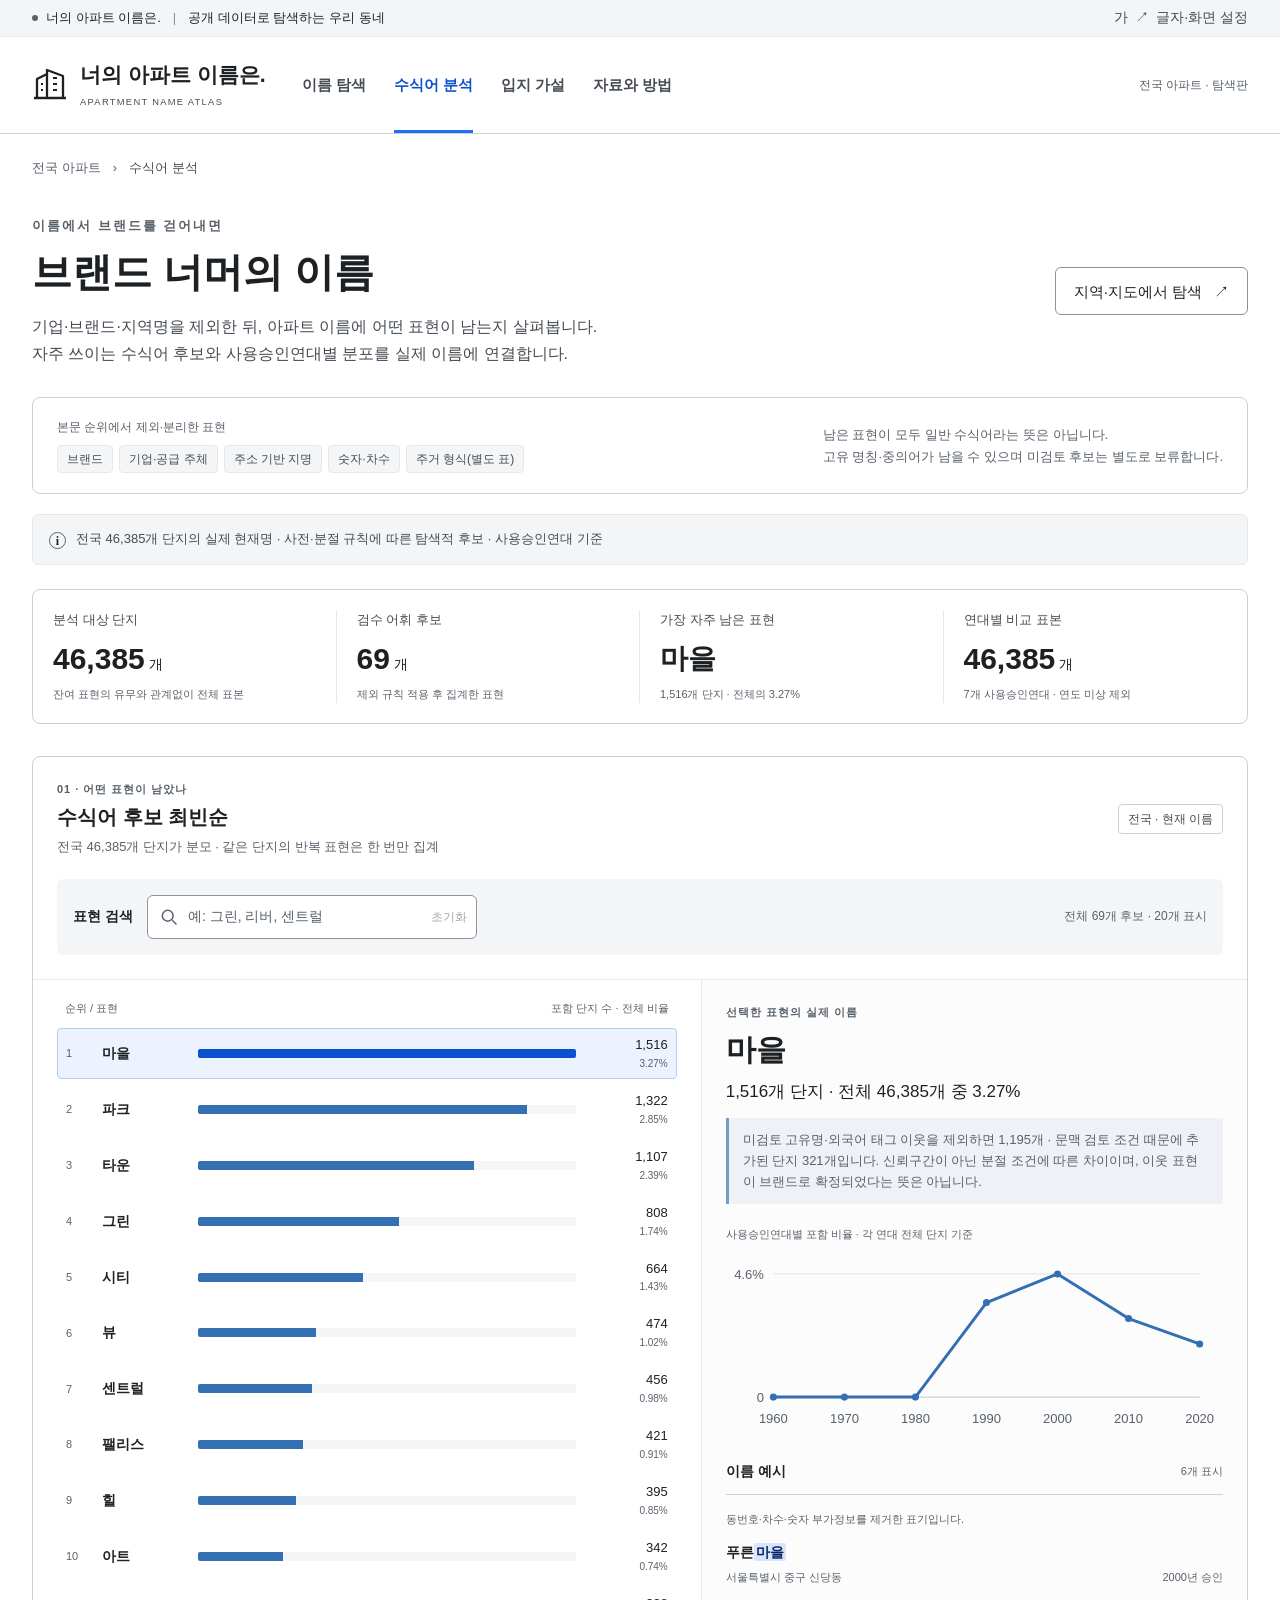
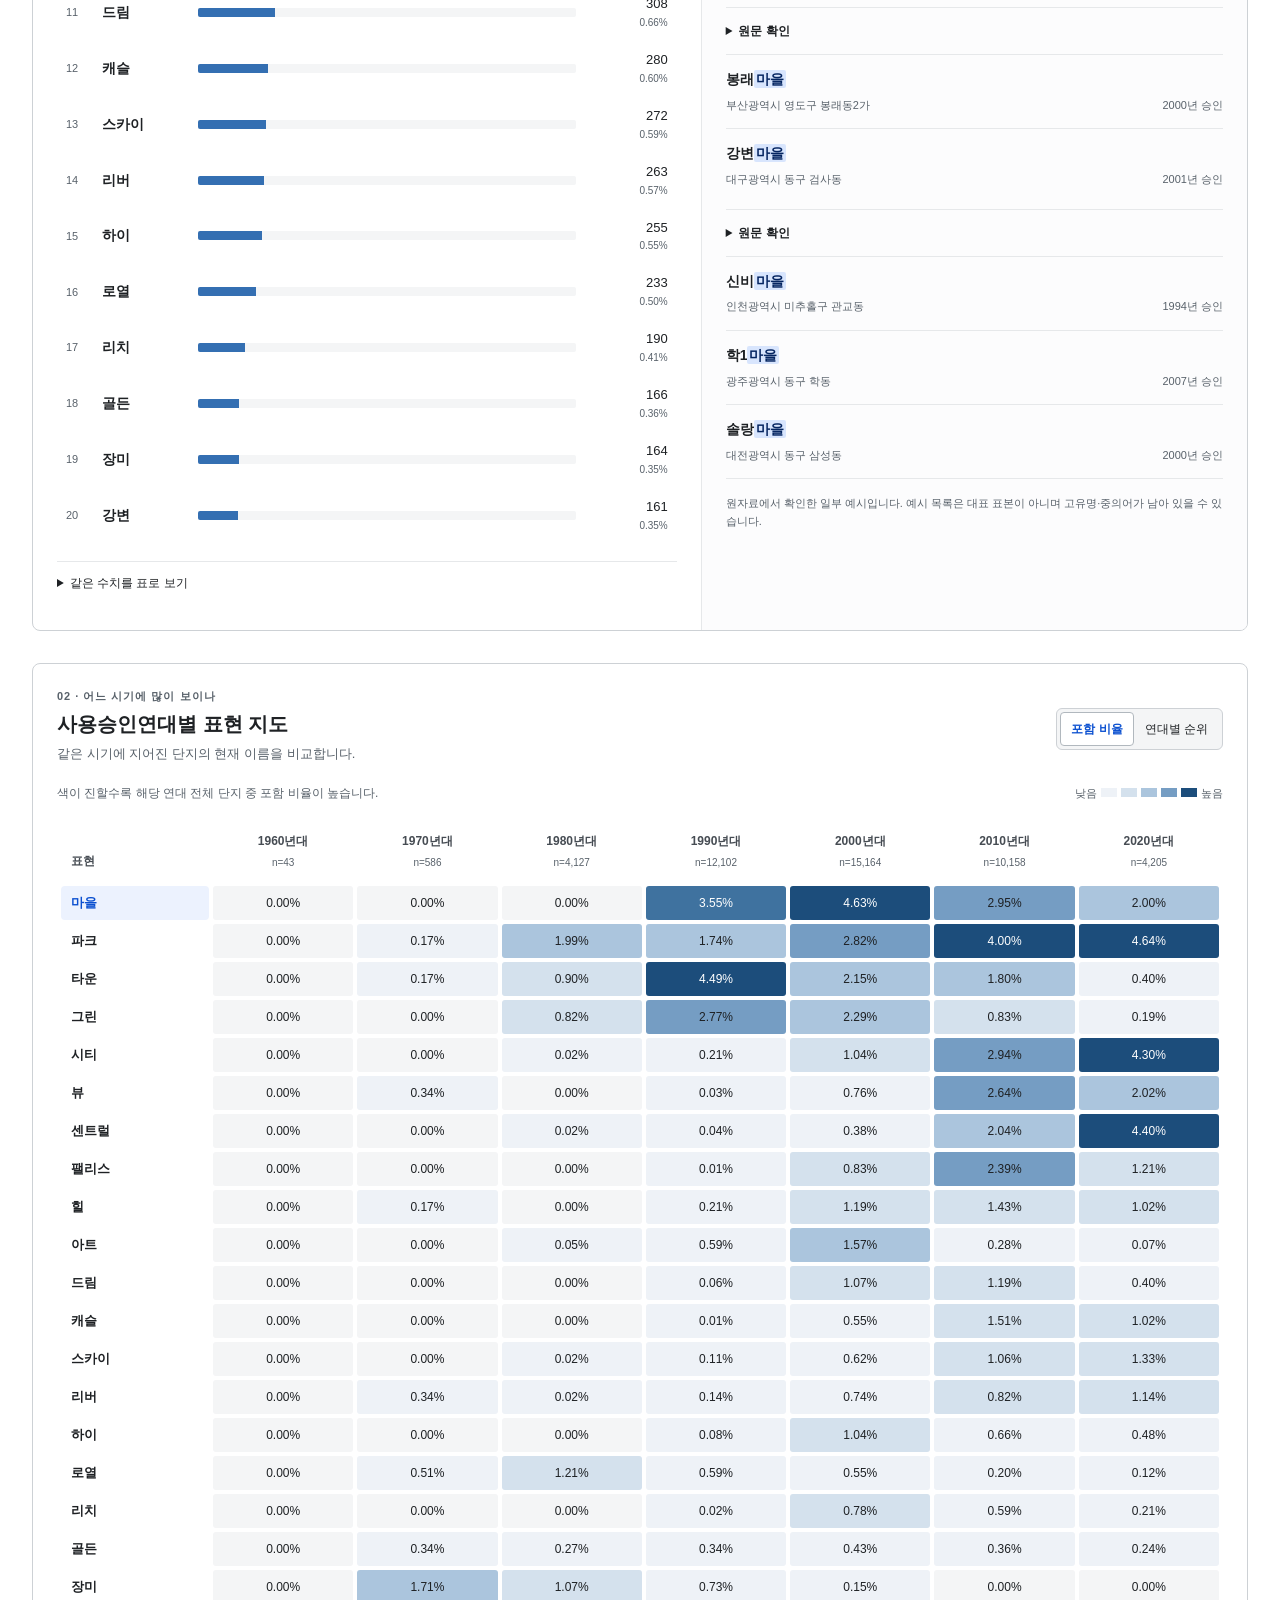
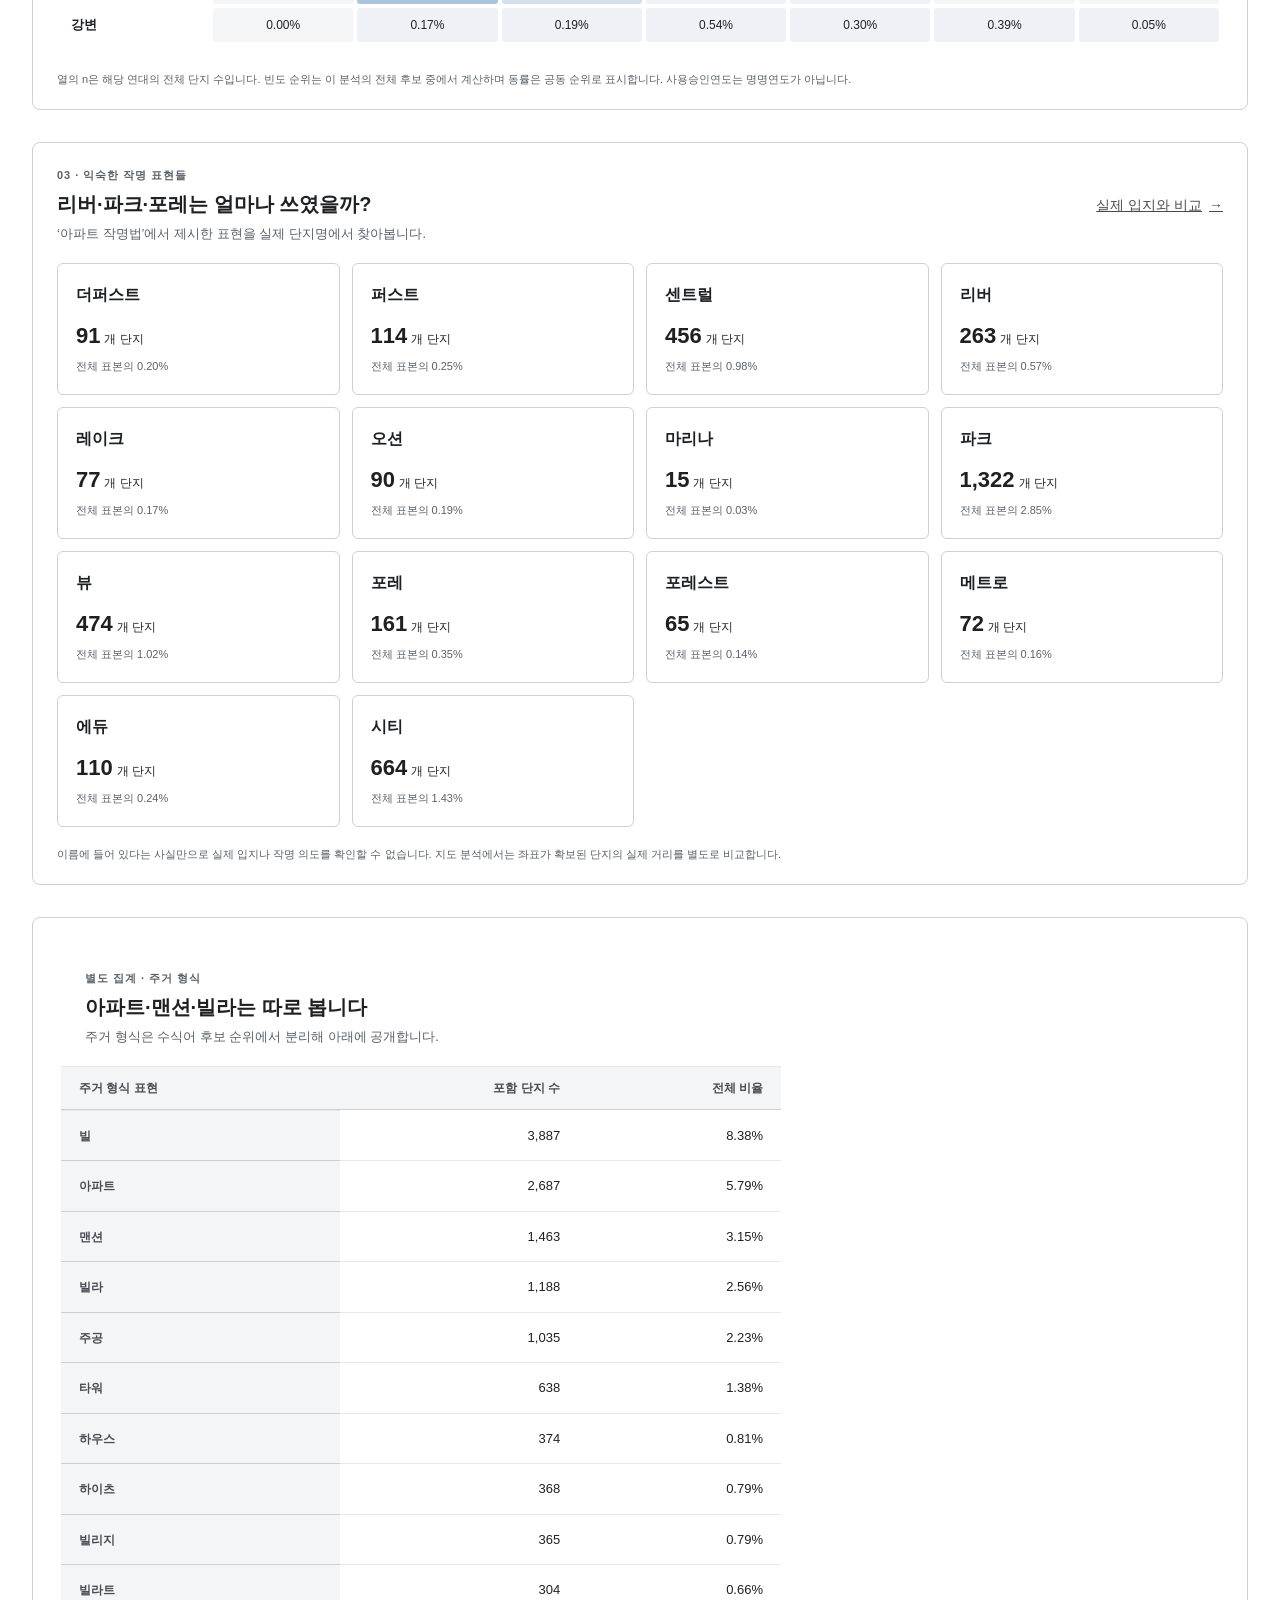
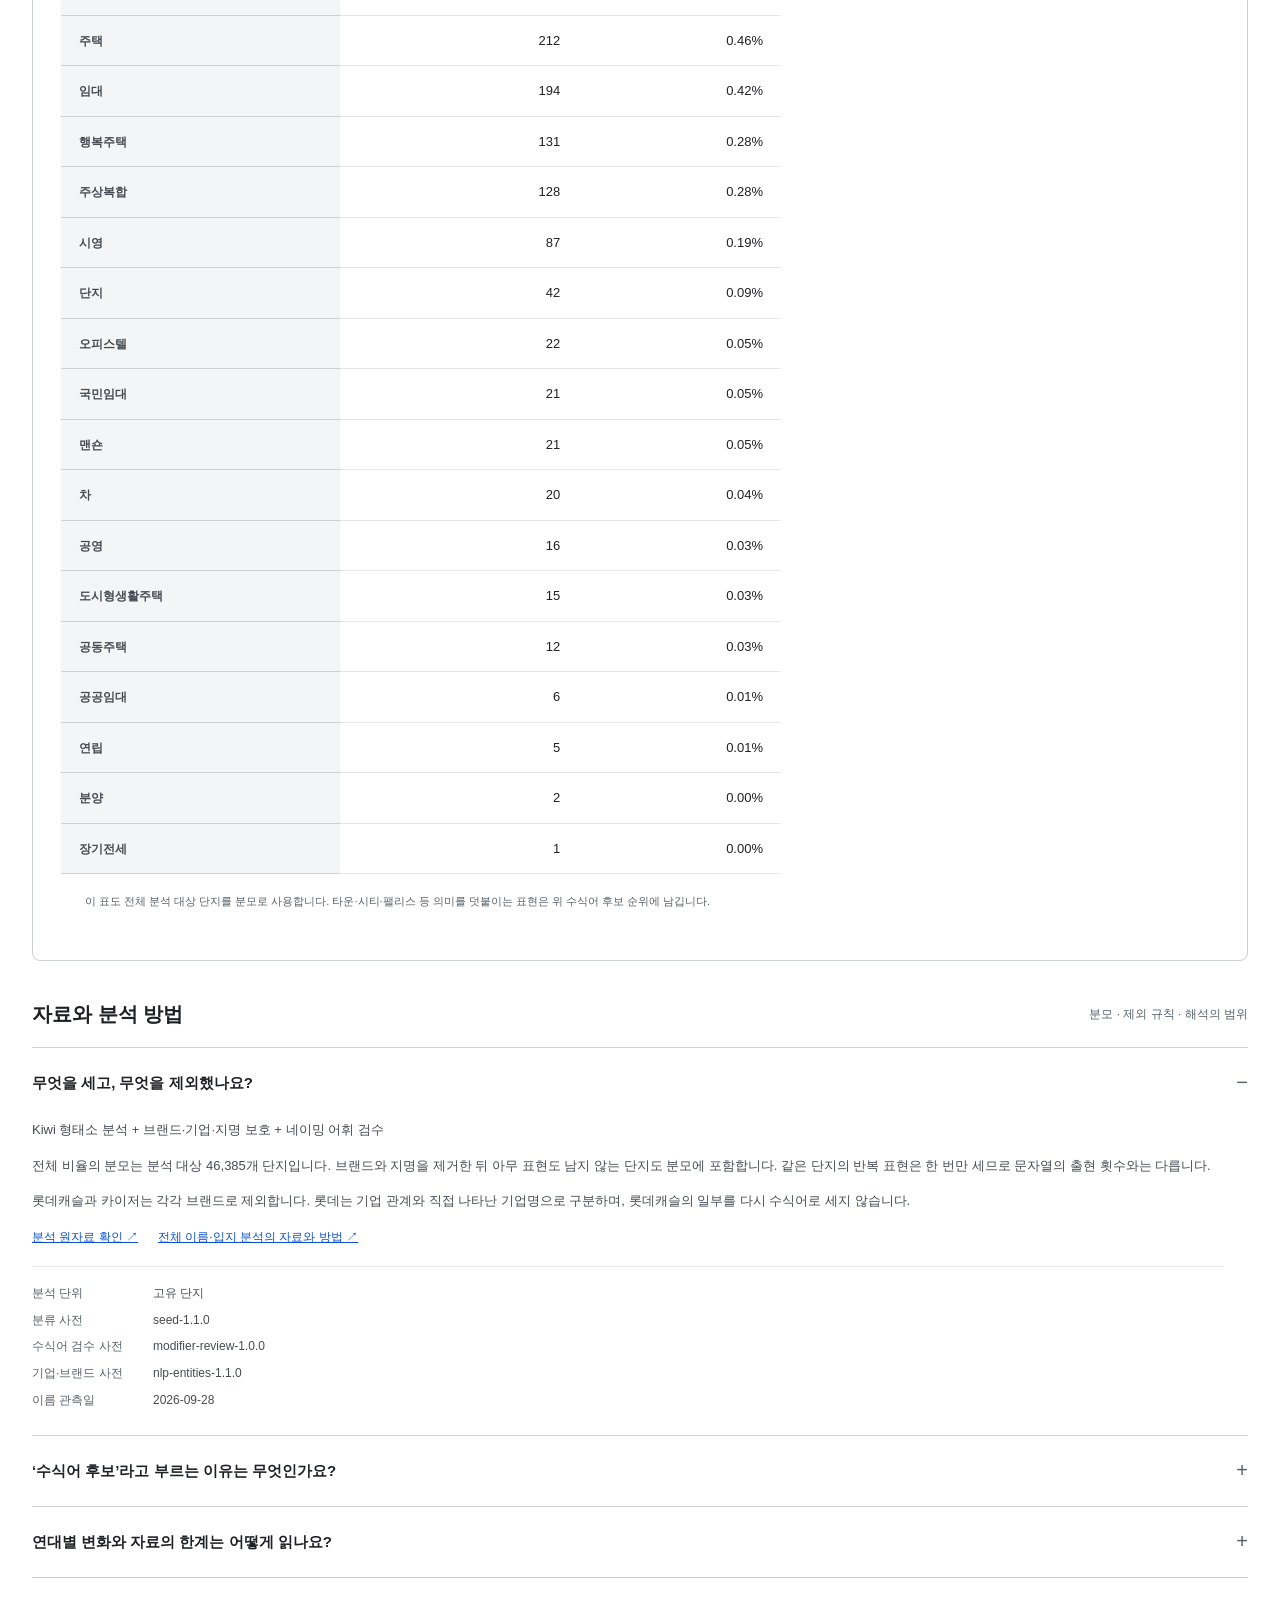
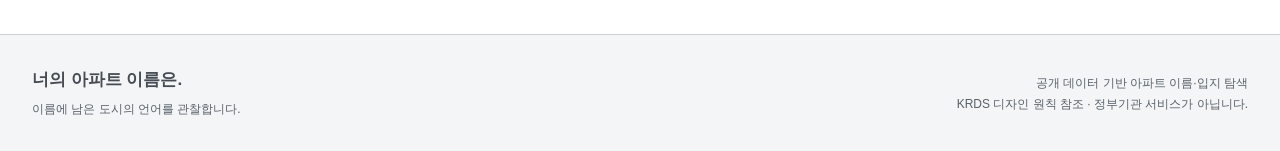
<file: modifiers.html>
<!doctype html>
<html lang="ko">
<head>
  <meta charset="utf-8">
  <meta name="viewport" content="width=device-width, initial-scale=1">
  <meta name="theme-color" content="#ffffff">
  <meta name="description" content="너의 아파트 이름은. — 기업·브랜드·지명·주거 형식을 제외한 아파트 이름의 수식어 후보를 비교합니다.">
  <title>브랜드 너머의 이름 · 너의 아파트 이름은.</title>
  <link rel="stylesheet" href="./styles.css">
  <link rel="stylesheet" href="./modifiers.css">
  <script type="module" src="./modifiers.js"></script>
</head>
<body class="modifier-page">
  <a class="skip-link" href="#main">본문 바로가기</a>
  <div class="utility-bar"><div class="container utility-inner"><span><span class="research-dot" aria-hidden="true"></span>너의 아파트 이름은. <span class="utility-separator">|</span> 공개 데이터로 탐색하는 우리 동네</span><button id="display-settings" class="text-button" aria-expanded="false" aria-controls="display-panel">가<span aria-hidden="true">↗</span> 글자·화면 설정</button></div></div>
  <header class="site-header">
    <div class="container header-inner">
      <a class="wordmark" href="./index.html" aria-label="너의 아파트 이름은. 처음으로"><svg viewBox="0 0 36 36" width="36" height="36" fill="none" aria-hidden="true"><path d="M5 31V12l10-5v24M15 31V3l16 6v22M2 31h32" stroke="currentColor" stroke-width="2.3" stroke-linejoin="round"/><path d="M21 11h4M21 17h4M21 23h4M9 17h2M9 23h2" stroke="currentColor" stroke-width="2.2"/></svg><span>너의 아파트 이름은.<small>APARTMENT NAME ATLAS</small></span></a>
      <nav aria-label="주요 메뉴"><a href="./index.html#explore">이름 탐색</a><a href="./modifiers.html" class="active" aria-current="page">수식어 분석</a><a href="./index.html#geography">입지 가설</a><a href="#methodology">자료와 방법</a></nav>
      <span class="project-label">전국 아파트 · 탐색판</span>
    </div>
    <div id="display-panel" class="container display-panel" hidden><label for="font-scale">글자 크기<select id="font-scale"><option value="1">기본 100%</option><option value="1.1">크게 110%</option><option value="1.3">더 크게 130%</option><option value="1.5">가장 크게 150%</option></select></label><label class="checkbox-label"><input id="high-contrast" type="checkbox"> 선명한 화면</label></div>
  </header>
  <main id="main" class="container modifier-main" tabindex="-1">
    <div class="breadcrumb" aria-label="현재 위치"><a href="./index.html">전국 아파트</a><span aria-hidden="true">›</span><strong>수식어 분석</strong></div>
    <section class="page-intro" aria-labelledby="page-title"><div><p class="eyebrow">이름에서 브랜드를 걷어내면</p><h1 id="page-title">브랜드 너머의 이름</h1><p>기업·브랜드·지역명을 제외한 뒤, 아파트 이름에 어떤 표현이 남는지 살펴봅니다.<br class="desktop-break">자주 쓰이는 수식어 후보와 사용승인연대별 분포를 실제 이름에 연결합니다.</p></div><a class="outline-button intro-link" href="./index.html#explore">지역·지도에서 탐색 <span aria-hidden="true">↗</span></a></section>

    <div class="analysis-scope"><div><span class="small-label">본문 순위에서 제외·분리한 표현</span><div id="exclusion-labels" class="exclusion-labels"><span>기업·그룹</span><span>브랜드</span><span>지명</span><span>주거 형식</span><span>차수·동 번호</span></div></div><p>남은 표현이 모두 일반 수식어라는 뜻은 아닙니다.<br>고유 명칭·중의어가 남을 수 있으며 미검토 후보는 별도로 보류합니다.</p></div>
    <div id="load-status" class="data-notice" role="status"><span class="info-symbol" aria-hidden="true">i</span><p>전국 단지 이름의 토큰 분석 결과를 불러오고 있습니다.</p></div>
    <div id="load-error" class="alert error" role="alert" hidden><p>분석 자료를 불러오지 못했습니다.</p><button id="retry-load" type="button" class="outline-button small">다시 불러오기</button></div>

    <section class="metrics modifier-metrics" aria-label="분석 자료 요약"><article><span>분석 대상 단지</span><strong id="total-complexes">—</strong><small>잔여 표현의 유무와 관계없이 전체 표본</small></article><article><span>검수 어휘 후보</span><strong id="total-tokens">—</strong><small>제외 규칙 적용 후 집계한 표현</small></article><article><span>가장 자주 남은 표현</span><strong id="leading-token" class="word-metric">—</strong><small id="leading-token-note">단지별 중복 없이 집계</small></article><article><span>연대별 비교 표본</span><strong id="dated-complexes">—</strong><small id="dated-complexes-note">사용승인연도가 확인된 단지</small></article></section>

    <div id="analysis-body" aria-busy="true">
      <section class="panel modifier-ranking-panel" aria-labelledby="ranking-title">
        <div class="panel-heading"><div><p class="section-index">01 · 어떤 표현이 남았나</p><h2 id="ranking-title">수식어 후보 최빈순</h2><p id="ranking-denominator">같은 단지의 반복 표현은 한 번만 셉니다.</p></div><span class="neutral-badge">전국 · 현재 이름</span></div>
        <form id="modifier-search-form" class="modifier-search-form" role="search"><label for="modifier-query">표현 검색</label><div class="modifier-search-control"><svg width="20" height="20" viewBox="0 0 24 24" fill="none" aria-hidden="true"><circle cx="10.5" cy="10.5" r="6.5" stroke="currentColor" stroke-width="1.8"/><path d="m16 16 5 5" stroke="currentColor" stroke-width="1.8"/></svg><input id="modifier-query" type="search" placeholder="예: 그린, 리버, 센트럴" autocomplete="off" disabled><button type="button" id="clear-search" class="text-button" disabled>초기화</button></div><span id="search-status" class="field-help" role="status">분석 결과를 불러오고 있습니다.</span></form>
        <div class="modifier-explore-layout">
          <div class="modifier-bars"><div class="bar-column-labels" aria-hidden="true"><span>순위 / 표현</span><span>포함 단지 수 · 전체 비율</span></div><div id="ranking-bars" class="modifier-bar-list"><div class="empty-state"><strong>표현별 집계 결과를 준비하고 있습니다.</strong><p>실제 분석 자료가 준비되면 빈도순으로 표시합니다.</p></div></div><details class="modifier-data-table"><summary>같은 수치를 표로 보기</summary><div class="table-scroll"><table><caption class="sr-only">표현별 포함 단지 수와 전체 표본 대비 비율</caption><thead><tr><th scope="col">전국 순위</th><th scope="col">표현</th><th scope="col">포함 단지 수</th><th scope="col">전체 비율</th></tr></thead><tbody id="ranking-table"><tr><td colspan="4" class="table-empty">분석 자료를 기다리고 있습니다.</td></tr></tbody></table></div></details></div>
          <aside class="modifier-detail" aria-labelledby="selected-token-title"><div class="modifier-detail-head"><p class="section-index">선택한 표현의 실제 이름</p><h3 id="selected-token-title">표현을 선택해 주세요</h3><p id="selected-token-stat">왼쪽 막대 또는 아래 연대 표에서 선택할 수 있습니다.</p><p id="token-context-review" class="token-context-review" hidden></p></div><div id="selected-token-timeline" class="selected-token-timeline"></div><div class="example-list-head"><h4>이름 예시</h4><span id="example-count"></span></div><p class="field-help">동번호·차수·숫자 부가정보를 제거한 표기입니다.</p><div id="token-examples" class="modifier-examples"><p class="muted">분절 결과가 실제 이름을 어떻게 설명하는지 확인합니다.</p></div><p id="example-note" class="field-help">예시는 원자료의 일부이며 표본의 대표성을 보장하지 않습니다.</p></aside>
        </div>
      </section>

      <section class="panel modifier-heatmap-panel" aria-labelledby="heatmap-title"><div class="panel-heading"><div><p class="section-index">02 · 어느 시기에 많이 보이나</p><h2 id="heatmap-title">사용승인연대별 표현 지도</h2><p>같은 시기에 지어진 단지의 현재 이름을 비교합니다.</p></div><div class="segmented-control" role="group" aria-label="연대별 표의 지표"><button type="button" data-heatmap-mode="share" aria-pressed="true">포함 비율</button><button type="button" data-heatmap-mode="rank" aria-pressed="false">연대별 순위</button></div></div><div class="heatmap-caption"><span id="heatmap-description">색이 진할수록 해당 연대에서 자주 쓰인 표현입니다.</span><span class="heatmap-legend" aria-hidden="true">낮음 <i></i><i></i><i></i><i></i><i></i> 높음</span></div><div id="heatmap" class="table-scroll modifier-heatmap"><div class="empty-state"><strong>연대별 수치를 불러오고 있습니다.</strong><p>사용승인연도가 없는 단지는 연대별 비교에서 제외합니다.</p></div></div><p class="modifier-section-note">열의 n은 해당 연대의 전체 단지 수입니다. 빈도 순위는 이 분석의 전체 후보 중에서 계산하며 동률은 공동 순위로 표시합니다. 사용승인연도는 명명연도가 아닙니다.</p></section>

      <section class="panel meme-token-panel" aria-labelledby="meme-title"><div class="panel-heading"><div><p class="section-index">03 · 익숙한 작명 표현들</p><h2 id="meme-title">리버·파크·포레는 얼마나 쓰였을까?</h2><p>‘아파트 작명법’에서 제시한 표현을 실제 단지명에서 찾아봅니다.</p></div><a class="text-button" href="./index.html#geography">실제 입지와 비교 <span aria-hidden="true">→</span></a></div><div id="meme-tokens" class="meme-token-grid"><div class="empty-state"><strong>비교할 표현을 불러오고 있습니다.</strong><p>그림 속 통념은 검증할 가설이며 분석 결과가 아닙니다.</p></div></div><p class="modifier-section-note">이름에 들어 있다는 사실만으로 실제 입지나 작명 의도를 확인할 수 없습니다. 지도 분석에서는 좌표가 확보된 단지의 실제 거리를 별도로 비교합니다.</p></section>

      <section id="form-token-section" class="panel form-token-panel" aria-labelledby="form-token-title" hidden><div class="panel-heading"><div><p class="section-index">별도 집계 · 주거 형식</p><h2 id="form-token-title">아파트·맨션·빌라는 따로 봅니다</h2><p>주거 형식은 수식어 후보 순위에서 분리해 아래에 공개합니다.</p></div></div><div class="table-scroll"><table><caption class="sr-only">주거 형식 표현의 포함 단지 수와 전체 표본 대비 비율</caption><thead><tr><th scope="col">주거 형식 표현</th><th scope="col">포함 단지 수</th><th scope="col">전체 비율</th></tr></thead><tbody id="form-token-body"></tbody></table></div><p class="modifier-section-note">이 표도 전체 분석 대상 단지를 분모로 사용합니다. 타운·시티·팰리스 등 의미를 덧붙이는 표현은 위 수식어 후보 순위에 남깁니다.</p></section>

      <section id="methodology" class="methodology modifier-methodology" aria-labelledby="method-title"><div class="method-title"><h2 id="method-title">자료와 분석 방법</h2><span class="small-label">분모 · 제외 규칙 · 해석의 범위</span></div><details open><summary>무엇을 세고, 무엇을 제외했나요?</summary><div class="details-body"><p id="method-description">분석 방법은 함께 배포된 결과 자료에서 확인합니다. 수치를 확인하기 전까지 분류 결과를 추정하지 않습니다.</p><p id="denominator-description">분모는 분석 대상의 전체 단지입니다. 브랜드와 지명을 제거한 뒤 아무 표현도 남지 않는 단지도 분모에 포함합니다. 같은 단지에서 반복된 표현은 한 번만 세므로 이는 문자열의 출현 횟수와 다릅니다.</p><p>롯데캐슬과 카이저는 각각 브랜드로 제외합니다. 롯데는 기업 관계와 직접 나타난 기업명으로 구분하며, 롯데캐슬의 일부를 다시 수식어로 세지 않습니다.</p><div id="source-links" class="source-links"><a href="./index.html#methodology">원자료와 전체 분석 방법 확인 ↗</a></div><dl id="analysis-metadata" class="analysis-metadata"></dl></div></details><details><summary>‘수식어 후보’라고 부르는 이유는 무엇인가요?</summary><div class="details-body"><p>기업·브랜드·지명 등을 제외한 잔여 표현에는 일반 수식어뿐 아니라 단지의 고유 명칭과 중의어가 남을 수 있습니다. 이 페이지의 순위는 네이밍 어휘 검수에 통과한 후보만 담으며, 미검토 형태소는 보류합니다. 사전·분절 규칙이 모든 고유명사를 제거했다고 보장하지 않습니다.</p><p>빈도가 높다는 것은 자주 등장했다는 뜻입니다. 고급화 의도, 주민의 선호, 주택 가격 효과를 직접 설명하지 않습니다. 원문 예시를 함께 확인하고 미검토 표현은 후속 검수 대상으로 남깁니다.</p></div></details><details><summary>연대별 변화와 자료의 한계는 어떻게 읽나요?</summary><div class="details-body"><p>시간축은 사용승인연대이고 이름은 수집 시점의 현재 이름입니다. 과거 준공 단지에서 지금 관찰된 표현이 당시에도 사용되었다고 단정하지 않습니다. 전체 단지 수가 적은 연대의 비율은 불안정할 수 있습니다.</p><p>원자료에 수록되지 않은 소규모·철거 단지와 출처별 명칭 차이, 이름 분절의 불확실성이 남아 있습니다. 여러 표현이 한 이름에 공존하므로 비율의 합은 100%를 넘을 수 있습니다.</p><div id="analysis-warnings" class="data-warnings"><p>결과 자료의 주의사항을 불러오고 있습니다.</p></div></div></details></section>
    </div>
  </main>
  <footer class="site-footer"><div class="container footer-inner"><div><strong>너의 아파트 이름은.</strong><p>이름에 남은 도시의 언어를 관찰합니다.</p></div><p>공개 데이터 기반 아파트 이름·입지 탐색<br>KRDS 디자인 원칙 참조 · 정부기관 서비스가 아닙니다.</p></div></footer>
</body>
</html>
</file>
<file: styles.css>
:root{--primary:#256ef4;--primary-deep:#0b50d0;--primary-soft:#ecf2fe;--ink:#1e2124;--body:#464c53;--muted:#58616a;--line:#cdd1d5;--line-light:#e6e8ea;--surface:#f4f5f6;--canvas:#fff;--font-scale:1;color-scheme:light;font-family:"Pretendard GOV",Pretendard,-apple-system,BlinkMacSystemFont,"Apple SD Gothic Neo","Noto Sans KR","Malgun Gothic",sans-serif;font-size:calc(17px * var(--font-scale));line-height:1.5;color:var(--ink);background:var(--canvas)}*{box-sizing:border-box}body{margin:0}button,input,select{font:inherit}button,a,input,select,summary{-webkit-tap-highlight-color:transparent}button{cursor:pointer}button:disabled{cursor:not-allowed;opacity:.48}a{color:var(--primary-deep)}a:focus-visible,button:focus-visible,select:focus-visible,input:focus-visible,summary:focus-visible,[tabindex]:focus-visible{outline:4px solid var(--primary);outline-offset:3px}h1,h2,h3,p{margin:0}h1,h2,h3{line-height:1.35}svg{flex-shrink:0}button{color:var(--ink)}[hidden]{display:none!important}.container{max-width:1440px;margin:auto;padding-inline:32px}.sr-only{position:absolute;width:1px;height:1px;overflow:hidden;clip:rect(0,0,0,0);white-space:nowrap}.skip-link{position:fixed;top:-100px;left:24px;padding:16px 24px;background:var(--primary);color:#fff;z-index:9999}.skip-link:focus{top:8px}.utility-bar{background:var(--surface);font-size:.765rem;border-bottom:1px solid var(--line-light)}.utility-inner{min-height:36px;display:flex;align-items:center;justify-content:space-between;gap:16px}.utility-inner>span{display:flex;align-items:center;gap:8px}.research-dot{width:6px;height:6px;border-radius:50%;background:#58616a}.utility-separator{color:#8a949e;margin-inline:4px}.text-button{padding:4px 0;min-height:32px;border:0;background:transparent;font-size:.824rem;color:var(--body);display:inline-flex;align-items:center;gap:7px}.text-button:hover{text-decoration:underline}.site-header{border-bottom:1px solid var(--line);background:var(--canvas)}.header-inner{display:flex;align-items:center;gap:48px;min-height:96px}.wordmark{color:var(--ink);text-decoration:none;display:flex;gap:12px;align-items:center;flex-shrink:0}.wordmark>span{font-size:1.25rem;font-weight:750;line-height:1.3}.wordmark small{display:block;font-size:.55rem;font-weight:500;letter-spacing:1.3px;margin-top:6px;color:var(--body)}.header-inner nav{height:96px;display:flex;align-items:stretch;gap:32px}.header-inner nav a{display:flex;align-items:center;position:relative;color:var(--body);text-decoration:none;font-weight:650;font-size:.941rem;white-space:nowrap}.header-inner nav a.active{color:var(--primary-deep)}.header-inner nav a.active:after{content:"";position:absolute;bottom:0;height:3px;background:var(--primary);left:0;right:0}.project-label{font-size:.765rem;color:var(--muted);margin-left:auto;white-space:nowrap}.display-panel{display:flex;gap:24px;align-items:center;justify-content:flex-end;padding-block:16px;border-top:1px solid var(--line-light)}.display-panel label{display:flex;align-items:center;gap:12px;font-size:.882rem}.display-panel select{width:auto;min-height:40px;margin:0}.checkbox-label input{width:18px;height:18px}.breadcrumb{padding-block:24px;font-size:.765rem;color:var(--muted);display:flex;gap:12px;align-items:center}.breadcrumb strong{font-weight:500;color:var(--body)}.page-intro{display:flex;align-items:center;justify-content:space-between;gap:24px;padding:14px 0 40px}.eyebrow{font-size:.765rem;letter-spacing:2px;font-weight:650;color:var(--muted);margin-bottom:10px}.page-intro h1{font-size:2.118rem;font-weight:750;letter-spacing:0;margin-bottom:14px}.page-intro>div>p:last-child{font-size:.941rem;color:var(--body);max-width:800px}.outline-button,.primary-button{min-height:48px;padding:10px 18px;display:inline-flex;align-items:center;justify-content:center;gap:12px;border-radius:6px;font-size:.882rem;font-weight:600;line-height:1.4;text-decoration:none;white-space:nowrap}.outline-button{border:1px solid #8a949e;background:var(--canvas);color:var(--ink)}.outline-button:hover:not(:disabled){background:var(--surface)}.outline-button.small{min-height:40px;padding:8px 12px;font-size:.765rem}.primary-button{background:var(--primary);color:white;border:1px solid var(--primary)}.primary-button:hover{background:var(--primary-deep)}.intro-link{font-weight:500}.workspace{display:grid;grid-template-columns:240px minmax(0,1fr);gap:32px;align-items:start;scroll-margin-top:24px}.filters-panel{border:1px solid var(--line);border-radius:8px;position:sticky;top:24px;overflow:hidden}.filters-panel form{padding:20px}.filter-heading{display:flex;align-items:center;justify-content:space-between;border-bottom:1px solid var(--line-light);padding-bottom:16px;margin-bottom:20px;gap:8px}.filter-heading h2{font-size:1rem;display:flex;align-items:center;gap:8px}.filter-heading .text-button{font-size:.706rem;white-space:nowrap}.filters-panel fieldset{border:0;margin:0 0 24px;padding:0;min-width:0}.filters-panel legend{padding:0;font-size:.941rem;font-weight:700;margin-bottom:12px}.filters-panel label{display:block;font-size:.765rem;font-weight:500;color:var(--body);margin:14px 0 6px}.filters-panel label:first-of-type{margin-top:0}select,input{color:var(--ink);background:var(--canvas);border:1px solid #8a949e;border-radius:6px;min-height:44px;width:100%;padding:9px 10px;font-size:.824rem}select{padding-right:30px}select:disabled{background:var(--surface);border-color:var(--line);color:var(--muted)}input::placeholder{color:var(--muted)}.field-help{font-size:.706rem;color:var(--muted);line-height:1.55;margin-top:8px}.year-inputs{display:grid;grid-template-columns:minmax(0,1fr) 12px minmax(0,1fr);gap:6px;align-items:center}.year-inputs input{padding-inline:8px;font-variant-numeric:tabular-nums}.year-inputs>span{font-size:.706rem;color:var(--muted);text-align:center}.search-input{position:relative;display:flex;align-items:center}.search-input svg{position:absolute;left:10px;color:var(--muted)}.search-input input{padding-left:34px;font-size:.765rem}.apply-button{width:100%;justify-content:space-between}.sidebar-note{padding:20px;background:var(--surface);border-top:1px solid var(--line-light)}.small-label{display:block;font-size:.706rem;color:var(--muted);margin-bottom:5px}.sidebar-note strong{font-size:.824rem;display:block;margin-top:7px}.sidebar-note p{font-size:.765rem;color:var(--body);margin-top:6px}.results{min-width:0}.results-header{display:flex;justify-content:space-between;align-items:center;margin:0 0 16px;gap:16px}.results-header h2{font-size:1.294rem}.results-header .small-label{margin-bottom:3px}.status-badge,.neutral-badge{font-size:.706rem;padding:5px 9px;border:1px solid var(--line);border-radius:4px;color:var(--body);white-space:nowrap;background:var(--canvas)}.status-badge.ready{background:#eaf6ec;border-color:#b2cfb7;color:#285d33}.data-notice{padding:14px 16px;background:var(--surface);border:1px solid var(--line-light);border-radius:6px;display:flex;gap:10px;align-items:flex-start;margin-bottom:20px}.data-notice p{font-size:.765rem;line-height:1.6;color:var(--body)}.info-symbol{font-family:Georgia,serif;display:flex;align-items:center;justify-content:center;border:1.5px solid var(--muted);border-radius:50%;width:17px;height:17px;font-size:12px;font-weight:bold;flex-shrink:0;margin-top:3px}.metrics{display:grid;grid-template-columns:repeat(4,minmax(0,1fr));margin-bottom:28px;border:1px solid var(--line);border-radius:8px;background:var(--canvas);padding-block:20px}.metrics article{padding:0 20px;border-right:1px solid var(--line-light);display:flex;flex-direction:column;justify-content:space-between;gap:7px}.metrics article:last-child{border:0}.metrics article>span{font-size:.765rem;color:var(--body)}.metrics article>strong{font-size:1.765rem;font-weight:750;line-height:1.25;font-variant-numeric:tabular-nums}.metrics article>small{font-size:.647rem;color:var(--muted);line-height:1.4}.metric-unit{font-size:.824rem;font-weight:400;margin-left:4px}.panel{border:1px solid var(--line);border-radius:8px;margin-bottom:28px;overflow:hidden;background:var(--canvas)}.panel-heading{padding:24px 24px 20px;display:flex;justify-content:space-between;align-items:center;gap:16px}.panel-heading h2{font-size:1.176rem;font-weight:700}.panel-heading p:not(.section-index){font-size:.765rem;color:var(--muted);margin-top:6px}.section-index{font-size:.647rem;letter-spacing:1px;color:var(--muted);font-weight:650;margin-bottom:7px}.segmented-control{display:flex;flex-shrink:0;background:var(--surface);border:1px solid var(--line);padding:3px;border-radius:6px;align-self:flex-start;margin-top:22px}.segmented-control button{font-size:.706rem;padding:7px 10px;min-height:32px;border:1px solid transparent;background:transparent;border-radius:4px;white-space:nowrap}.segmented-control button[aria-pressed=true]{color:var(--primary-deep);background:var(--canvas);border-color:#b1b8be;font-weight:700}.chart-layout{display:grid;grid-template-columns:minmax(0,1fr) 210px}.chart-main{padding:0 20px 18px 24px;min-width:0}.chart-legend{display:flex;flex-wrap:wrap;gap:8px 18px;min-height:30px;font-size:.706rem;margin-bottom:8px}.chart-legend>span{display:flex;gap:7px;align-items:center}.legend-line{width:17px;height:3px;border-radius:2px;background:var(--line-color)}.chart-container{min-height:244px;position:relative}.chart-container svg{display:block;width:100%;height:auto;overflow:visible}.chart-container text{font-family:inherit;font-size:11px;fill:var(--muted)}.chart-note{font-size:.647rem;color:var(--muted);margin-top:12px;line-height:1.65}.chart-data{margin-top:10px}.chart-data summary{font-size:.706rem;color:var(--body);cursor:pointer;width:fit-content;min-height:30px}.chart-data table{margin:10px 0;font-size:.706rem}.chart-data th,.chart-data td{padding:6px 10px;white-space:nowrap}.ranking{border-left:1px solid var(--line-light);padding:0 18px 20px}.ranking-heading{display:flex;align-items:center;justify-content:space-between;gap:8px}.ranking-heading h3{font-size:.824rem}.ranking-heading>span{font-size:.647rem;color:var(--muted)}.ranking .field-help{margin:5px 0 12px;font-size:.647rem}.ranking-list{display:flex;flex-direction:column;gap:5px}.ranking-item{border:1px solid transparent;border-radius:4px;position:relative;background:transparent;display:grid;grid-template-columns:18px minmax(0,1fr) auto;align-items:center;gap:8px;width:100%;min-height:33px;padding:5px 7px;isolation:isolate;text-align:left;font-size:.706rem}.ranking-item:before{content:"";background:var(--surface);height:100%;position:absolute;left:0;top:0;width:var(--bar-width,0);z-index:-1;border-radius:3px}.ranking-item[aria-pressed=true]{border-color:#b1cefb;background:#ecf2fe;color:var(--primary-deep)}.ranking-item[aria-pressed=true]:before{background:transparent}.ranking-num{font-size:.588rem;color:var(--muted)}.ranking-token{overflow:hidden;text-overflow:ellipsis;white-space:nowrap}.ranking-value{font-variant-numeric:tabular-nums;font-size:.647rem}.map-layout{display:grid;grid-template-columns:minmax(0,1.55fr) minmax(240px,1fr);border-top:1px solid var(--line-light)}.map-column{min-width:0}#map{height:342px;position:relative;background:#eef0ed;z-index:0}.map-placeholder{height:100%;min-height:300px;display:flex;justify-content:center;align-items:center;text-align:center;flex-direction:column;gap:12px;padding:30px;color:var(--muted);background:repeating-linear-gradient(0deg,transparent,transparent 39px,#dde1dd 39px,#dde1dd 40px),repeating-linear-gradient(90deg,#f4f5f3,#f4f5f3 39px,#dde1dd 39px,#dde1dd 40px)}.map-placeholder strong{font-size:.941rem;background:rgba(255,255,255,.88);padding:3px 7px;color:var(--body)}.map-placeholder p{font-size:.765rem;background:rgba(255,255,255,.88);padding:3px 7px}.map-note{padding:10px 16px;font-size:.647rem;color:var(--muted);border-top:1px solid var(--line-light)}.name-detail{border-left:1px solid var(--line-light);padding:20px;overflow-wrap:anywhere}.detail-heading h3{font-size:1rem;margin:8px 0 16px}.name-detail .muted{font-size:.765rem}.muted{color:var(--muted)}.example-box{padding:16px;background:var(--surface);border-radius:6px;margin-top:22px}.example-name{font-size:.882rem;font-weight:650;margin:8px 0 12px}.token-chips{display:flex;flex-wrap:wrap;gap:6px}.token-chip{display:inline-flex;align-items:center;gap:5px;border:1px solid var(--line);border-radius:4px;padding:4px 7px;font-size:.765rem;background:var(--surface);line-height:1.45;white-space:nowrap}.token-chip small{font-size:.588rem;color:var(--muted)}.token-chip.brand{background:#ecf2fe;border-color:#b1cefb;color:#083891}.token-chip.place{background:#eaf6ec;border-color:#b2cfb7;color:#285d33}.token-chip.nature{background:#e7f4fe;border-color:#b3d9f3;color:#085691}.token-chip.premium{background:#f4edfa;border-color:#d7c5e7;color:#634179}.token-chip.unclassified{background:#fff3db;border-color:#ead29d;color:#614100}.token-chip.company{background:#eef2f7;border-color:#bfccd9;color:#063a74}.token-chip small{color:inherit;opacity:.9}.detail-meta{margin:18px 0 0;display:grid;grid-template-columns:68px 1fr;gap:7px;font-size:.706rem}.detail-meta dt{color:var(--muted)}.detail-meta dd{margin:0;overflow-wrap:anywhere}.detail-source{display:inline-block;margin-top:16px;font-size:.706rem}.detail-review{font-size:.706rem;padding:10px 12px;background:#fff3db;color:#614100;border-radius:4px;margin-top:16px}.table-scroll{overflow-x:auto;width:100%}table{border-collapse:collapse;width:100%;text-align:left}th{font-size:.706rem;font-weight:600;color:var(--body);background:var(--surface);border-top:1px solid var(--line-light);border-bottom:1px solid var(--line);padding:12px 18px}td{padding:15px 18px;font-size:.765rem;vertical-align:middle;border-bottom:1px solid var(--line-light)}.apartments-table th:nth-child(1){min-width:170px}.apartments-table th:nth-child(2){min-width:110px}.apartments-table th:nth-child(3){min-width:85px}.apartments-table th:nth-child(4){min-width:210px}.apartments-table th:nth-child(5){min-width:94px}.apartments-table .name-button{font:inherit;text-align:left;padding:3px 0;background:transparent;border:0;line-height:1.45;font-weight:650;color:var(--ink)}.apartments-table .name-button:hover{color:var(--primary-deep);text-decoration:underline}.apartments-table .region-cell{font-size:.647rem;color:var(--body)}.apartments-table .token-chip{font-size:.647rem;padding:2px 5px}.apartments-table .token-chips{gap:4px}.review-tag{font-size:.647rem;color:#614100;background:#fff3db;padding:4px 6px;border-radius:4px;white-space:nowrap}.review-tag.clear{color:var(--muted);background:var(--surface)}.table-empty{text-align:center;color:var(--muted);padding:32px!important}.pagination{display:flex;align-items:center;justify-content:space-between;gap:12px;padding:14px 20px;font-size:.706rem;color:var(--muted)}.pagination>div{display:flex;gap:8px}.hypothesis-tabs{display:flex;flex-wrap:wrap;gap:8px;padding:0 24px 22px}.hypothesis-tabs button{font-size:.765rem;padding:8px 14px;border:1px solid var(--line);border-radius:100px;background:var(--canvas);min-height:38px}.hypothesis-tabs button[aria-pressed=true]{background:var(--primary-soft);color:var(--primary-deep);border-color:var(--primary);font-weight:650}.hypothesis-content{padding:0 24px 24px}.empty-state{text-align:center;padding:38px 24px;border:1px dashed var(--line);border-radius:6px;background:var(--surface);color:var(--muted);display:flex;flex-direction:column;align-items:center;justify-content:center;min-height:160px;gap:10px}.empty-state strong{color:var(--body);font-size:.941rem;font-weight:650}.empty-state p{font-size:.765rem;max-width:540px;line-height:1.65}.empty-state .outline-button{margin-top:7px}.empty-state.compact{min-height:220px}.method-callout{padding:18px 24px;background:var(--surface);border-top:1px solid var(--line-light)}.method-callout strong{display:block;font-size:.765rem;margin-bottom:5px}.method-callout p{font-size:.706rem;color:var(--muted);line-height:1.65}.hypothesis-comparison{display:grid;grid-template-columns:1fr 1fr;gap:20px;margin-bottom:18px}.comparison-group{padding:20px;background:var(--surface);border:1px solid var(--line-light);border-radius:6px}.comparison-group .comparison-label{display:flex;justify-content:space-between;align-items:center;font-size:.824rem;gap:10px}.comparison-group .comparison-label small{font-size:.647rem;color:var(--muted)}.comparison-group strong{display:block;font-size:1.647rem;margin:8px 0}.comparison-bar{height:8px;border-radius:4px;background:#e6e8ea;overflow:hidden;margin:16px 0 8px}.comparison-bar>span{height:100%;display:block;background:#346fb2;width:var(--bar-width)}.comparison-group.control .comparison-bar>span{background:#8a949e}.comparison-note{font-size:.706rem;color:var(--muted);line-height:1.7}.result-summary{font-size:.882rem;line-height:1.65;margin-bottom:12px}.methodology{padding-top:6px;margin:0 0 56px;scroll-margin-top:24px}.method-title{display:flex;align-items:center;justify-content:space-between;margin-bottom:20px;gap:12px}.method-title h2{font-size:1.176rem}.method-title .small-label{margin:0}.methodology details{border-top:1px solid var(--line)}.methodology details:last-child{border-bottom:1px solid var(--line)}.methodology summary{padding:20px 0;font-size:.882rem;font-weight:650;cursor:pointer;list-style:none;display:flex;justify-content:space-between;align-items:center;gap:20px}.methodology summary::-webkit-details-marker{display:none}.methodology summary:after{content:"+";font-size:1.176rem;font-weight:400;color:var(--muted)}.methodology details[open] summary:after{content:"−"}.details-body{padding:0 24px 24px 0;font-size:.765rem;color:var(--body);line-height:1.8}.details-body p+p{margin-top:12px}.source-links{display:flex;flex-wrap:wrap;gap:8px 20px;margin-top:14px}.source-links a{font-size:.706rem}.site-footer{border-top:1px solid var(--line);background:var(--surface)}.footer-inner{display:flex;justify-content:space-between;gap:24px;padding-block:32px;color:var(--muted)}.footer-inner strong{color:var(--body);font-size:1rem}.footer-inner p{font-size:.706rem;line-height:1.7;margin-top:6px}.footer-inner>p{text-align:right}.alert{border:1px solid #e7bcb1;padding:14px 18px;background:#fdefec;color:#8a240f;border-radius:6px;font-size:.824rem;margin-bottom:24px}.field-error{font-size:.706rem;color:#b42b10;margin-bottom:12px}.toast{position:fixed;bottom:24px;left:50%;transform:translateX(-50%);padding:14px 24px;background:var(--ink);color:var(--canvas);font-size:.824rem;border-radius:6px;z-index:999;max-width:90vw;box-shadow:0 4px 12px #0002}.leaflet-container{font-family:inherit}.leaflet-container a{color:#0b50d0}.leaflet-popup-content{font-size:13px;line-height:1.5}.leaflet-popup-content strong{display:block;margin-bottom:4px}.leaflet-popup-content p{font-size:12px;color:#58616a;margin:0}.leaflet-control-attribution{font-size:10px!important}.leaflet-container .leaflet-control-attribution{background:#fffffff0}.high-contrast{--ink:#000;--body:#171717;--muted:#333;--line:#58616a;--line-light:#aab1b8;--primary:#0b50d0;--primary-deep:#052561}.high-contrast .token-chip{border-color:currentColor}.high-contrast .status-badge,.high-contrast .neutral-badge{border-color:currentColor}.high-contrast .small-label,.high-contrast .field-help{color:#222}.loading-fade{opacity:.55;pointer-events:none}#geography{scroll-margin-top:24px}
@media(min-width:1600px){.container{padding-inline:40px}.workspace{grid-template-columns:250px minmax(0,1fr);gap:36px}.chart-layout{grid-template-columns:minmax(0,1fr) 230px}}
@media(max-width:1190px){.container{padding-inline:24px}.header-inner{gap:32px}.header-inner nav{gap:24px}.project-label{display:none}.workspace{grid-template-columns:220px minmax(0,1fr);gap:24px}.filters-panel form{padding:16px}.sidebar-note{padding:16px}.metrics article{padding-inline:14px}.metrics article>span{font-size:.706rem}.metrics article>strong{font-size:1.529rem}.metrics article>small{font-size:.588rem}.chart-layout{grid-template-columns:minmax(0,1fr) 170px}.ranking{padding-inline:12px}.panel-heading{padding-inline:20px}.segmented-control button{padding-inline:7px}.map-layout{grid-template-columns:minmax(0,1.3fr) minmax(230px,1fr)}.page-intro h1{font-size:1.882rem}.intro-link{font-size:.765rem;padding-inline:14px}.map-note{font-size:.588rem}}
@media(max-width:1023px){.workspace{grid-template-columns:1fr}.filters-panel{position:static}.filters-panel form{display:grid;grid-template-columns:1fr 1fr 1fr;column-gap:24px;row-gap:12px;padding:20px}.filter-heading{grid-column:1/-1;padding-bottom:12px;margin:0}.filters-panel fieldset{margin:0}.filters-panel fieldset:first-of-type{display:grid;grid-template-columns:1fr;gap:0}.filters-panel fieldset:first-of-type label{margin-top:8px}.apply-button{grid-column:3;align-self:end}.sidebar-note{display:none}.filters-panel .field-error{grid-column:1/-1}.chart-layout{grid-template-columns:minmax(0,1fr) 210px}.metrics article>small{font-size:.647rem}.metrics article>span{font-size:.765rem}.page-intro{padding-bottom:30px}.filters-panel fieldset:nth-of-type(2){align-self:start}.filters-panel fieldset:nth-of-type(3){align-self:start}.map-layout{grid-template-columns:minmax(0,1.7fr) minmax(250px,1fr)}.header-inner{min-height:84px}.header-inner nav{height:84px;margin-left:auto}.header-inner nav a{font-size:.824rem}.wordmark>span{font-size:1.059rem}.wordmark svg{width:30px;height:30px}}
@media(max-width:767px){.container{padding-inline:16px}.utility-inner{min-height:34px}.utility-inner>span{font-size:.647rem}.utility-inner>span .utility-separator,.utility-inner>span .utility-separator~*{display:none}.utility-inner>span{font-size:0;gap:4px}.utility-inner>span .research-dot{display:none}.utility-inner>span:after{content:"너의 아파트 이름은.";font-size:.647rem}.utility-inner .text-button{font-size:.647rem}.header-inner{flex-wrap:wrap;gap:0;min-height:auto;padding-top:20px}.wordmark{width:100%;gap:10px}.wordmark>span{font-size:1.176rem}.wordmark small{font-size:.5rem;margin-top:4px}.header-inner nav{height:56px;width:100%;margin-top:12px;gap:28px}.header-inner nav a{font-size:.824rem}.breadcrumb{padding-block:18px;font-size:.647rem;gap:9px}.page-intro{padding:10px 0 28px;display:block}.eyebrow{font-size:.647rem;margin-bottom:8px}.page-intro h1{font-size:1.647rem;margin-bottom:12px}.page-intro>div>p:last-child{font-size:.824rem;line-height:1.65}.intro-link{margin-top:18px;min-height:40px}.workspace{gap:24px}.filters-panel form{grid-template-columns:1fr 1fr;gap:18px;padding:16px}.filters-panel fieldset:first-of-type{grid-column:1/-1;grid-template-columns:1fr 1fr 1fr;gap:0 10px}.filters-panel fieldset:first-of-type legend{margin-bottom:8px}.filters-panel fieldset:first-of-type label{font-size:.647rem;grid-row:1;margin:0 0 6px}.filters-panel fieldset:first-of-type select{grid-row:2;font-size:.706rem;padding-left:8px;padding-right:14px;min-width:0}.filters-panel fieldset:first-of-type .field-help{grid-column:1/-1}.filters-panel fieldset:first-of-type select:nth-of-type(1){grid-column:1}.filters-panel fieldset:first-of-type select:nth-of-type(2){grid-column:2}.filters-panel fieldset:first-of-type select:nth-of-type(3){grid-column:3}.filters-panel fieldset:nth-of-type(3)>label:not(.sr-only){margin-top:12px}.filters-panel legend{font-size:.824rem}.filters-panel fieldset:nth-of-type(2){grid-column:1}.filters-panel fieldset:nth-of-type(3){grid-column:2;grid-row:3/5}.filters-panel .apply-button{grid-column:1;font-size:.765rem;align-self:end;min-height:44px}.field-help{font-size:.647rem}.results-header h2{font-size:1.176rem}.status-badge{font-size:.647rem}.data-notice{padding:12px}.data-notice p{font-size:.706rem}.metrics{grid-template-columns:repeat(2,minmax(0,1fr));padding:0;margin-bottom:24px}.metrics article{padding:16px;min-height:110px}.metrics article:nth-child(2){border-right:0}.metrics article:nth-child(-n+2){border-bottom:1px solid var(--line-light)}.metrics article>strong{font-size:1.647rem}.metrics article>span{font-size:.706rem}.metrics article>small{font-size:.588rem}.panel{margin-bottom:24px}.panel-heading{padding:20px 16px 18px;align-items:flex-start;flex-wrap:wrap;gap:12px}.panel-heading h2{font-size:1.059rem}.panel-heading p:not(.section-index){font-size:.706rem}.panel-heading>.outline-button{margin-left:auto}.section-index{font-size:.588rem}.segmented-control{margin:0}.chart-layout{grid-template-columns:1fr}.chart-main{padding:0 16px 16px}.chart-legend{font-size:.647rem;gap:8px 16px}.chart-container{min-height:210px}.chart-container svg{min-height:200px}.ranking{border-left:0;border-top:1px solid var(--line-light);padding:16px}.ranking-list{display:grid;grid-template-columns:1fr 1fr;gap:6px 10px}.ranking .field-help{font-size:.647rem;margin-bottom:10px}.ranking-item{min-height:36px}.map-layout{grid-template-columns:1fr}#map{height:330px}.name-detail{border-left:0;border-top:1px solid var(--line-light);padding:20px 16px}.example-box{margin-top:16px}.detail-meta{grid-template-columns:80px 1fr}.apartments-panel .panel-heading{align-items:center}.apartments-panel .panel-heading .outline-button{margin:0}.apartments-table th{padding:11px 14px}.apartments-table td{padding:13px 14px}.pagination{padding:14px 16px;font-size:.647rem}.pagination .outline-button.small{font-size:.647rem;min-height:36px;padding:7px 10px}.hypothesis-tabs{padding:0 16px 20px;gap:7px}.hypothesis-tabs button{font-size:.706rem;padding:7px 12px}.hypothesis-content{padding:0 16px 20px}.geography-panel .neutral-badge{display:none}.empty-state{padding:28px 16px;min-height:175px}.empty-state strong{font-size:.824rem}.empty-state p{font-size:.706rem}.method-callout{padding:16px}.method-title{display:block;margin-bottom:16px}.method-title h2{font-size:1.059rem;margin-bottom:7px}.method-title .small-label{font-size:.647rem}.methodology summary{padding-block:18px;font-size:.765rem;line-height:1.6}.details-body{padding-right:0;font-size:.706rem}.methodology{margin-bottom:36px}.footer-inner{display:block;padding-block:24px}.footer-inner strong{font-size:.941rem}.footer-inner>p{text-align:left;margin-top:20px;font-size:.647rem}.footer-inner p{font-size:.647rem}.display-panel{justify-content:flex-start;flex-wrap:wrap;gap:14px}.display-panel label{font-size:.706rem}.display-panel select{font-size:.706rem}.hypothesis-comparison{gap:12px}.comparison-group{padding:14px}.comparison-group strong{font-size:1.353rem}.comparison-group .comparison-label{display:block;font-size:.765rem}.comparison-group .comparison-label small{display:block;margin-top:4px}.result-summary{font-size:.765rem}.comparison-note{font-size:.647rem}}
@media(prefers-reduced-motion:reduce){*{scroll-behavior:auto!important;animation:none!important;transition:none!important}}
.token-search-form{margin-bottom:12px}.token-search-form label{display:block;font-size:.647rem;color:var(--muted);margin-bottom:5px}.token-search-form>div{display:flex;gap:5px}.token-search-form input{min-height:34px;font-size:.706rem;min-width:0;width:100%;padding:6px 8px}.token-search-form button{border:1px solid #8a949e;background:var(--canvas);border-radius:4px;min-width:32px;font-size:1.118rem;line-height:1}.legend-token{display:inline-flex;gap:6px;align-items:center;background:transparent;border:0;padding:3px 0;font:inherit;min-height:26px}.legend-token>span{font-size:.824rem;color:var(--muted);margin-left:2px}.legend-token:hover{text-decoration:underline}input[aria-invalid=true]{border:2px solid #de3412}
.data-warnings{margin-top:20px;padding:16px 20px;background:var(--surface);border-radius:6px}.data-warnings p{font-size:.706rem}.data-warnings p+p{margin-top:10px}.source-variants{margin-top:20px;border-top:1px solid var(--line-light);padding-top:14px}.source-variants summary{font-size:.706rem;font-weight:650;cursor:pointer}.source-variants dl{margin:12px 0;font-size:.706rem}.source-variants dt{font-size:.647rem;color:var(--muted);margin-top:10px}.source-variants dd{margin:3px 0 0}#place-match-note{font-size:.647rem}
@media(max-width:767px){.filters-panel fieldset:first-of-type{display:block}.filters-panel fieldset:first-of-type label{display:block;margin:12px 0 6px;font-size:.706rem}.filters-panel fieldset:first-of-type select{font-size:.824rem;min-height:44px;padding-left:10px}.filters-panel fieldset:first-of-type .field-help{margin-bottom:0}.data-warnings{padding:14px}.data-warnings p{font-size:.647rem}}
.map-provider-status{padding:10px 16px;border-bottom:1px solid var(--line-light);font-size:.706rem;line-height:1.6;background:var(--surface);color:var(--body)}.map-provider-status[data-status=fallback],.map-provider-status[data-status=error]{background:#fff3db;color:#614100}.map-provider-status[data-status=kakao]{background:#eef2f7;color:#063a74}.map-info-window{padding:12px 15px;min-width:190px;max-width:260px;white-space:normal;font-family:inherit}.map-info-window strong{display:block;font-size:13px;color:#1e2124;line-height:1.5;overflow-wrap:anywhere}.map-info-window p{font-size:12px;line-height:1.5;color:#58616a;margin-top:5px}.map-feature-label{display:block;padding:5px 8px;border:1px solid #8a949e;border-radius:4px;white-space:nowrap;background:#fff;color:#1e2124;font-size:12px}
@media(max-width:767px){.map-provider-status{font-size:.647rem;padding:10px 12px}}
</file>
<file: modifiers.css>
.modifier-page .header-inner{gap:36px}.modifier-page .header-inner nav{gap:28px}.modifier-page .project-label{font-size:.706rem}.modifier-main{max-width:1320px}.modifier-main .page-intro{padding-bottom:30px}.modifier-main .page-intro h1{font-size:2.353rem}.modifier-main .page-intro>div>p:last-child{line-height:1.7}.modifier-main .breadcrumb a{color:var(--muted);text-decoration:none}.modifier-main .breadcrumb a:hover{text-decoration:underline}.analysis-scope{display:flex;align-items:center;justify-content:space-between;gap:24px;padding:20px 24px;border:1px solid var(--line);border-radius:8px;margin-bottom:20px}.analysis-scope .small-label{margin-bottom:9px}.analysis-scope>p{font-size:.765rem;color:var(--muted);line-height:1.7}.exclusion-labels{display:flex;flex-wrap:wrap;gap:6px}.exclusion-labels>span{font-size:.706rem;padding:4px 9px;background:var(--surface);border:1px solid var(--line-light);border-radius:4px;color:var(--body)}.modifier-main .data-notice{margin-bottom:24px}.modifier-metrics{margin-bottom:32px}.modifier-metrics article{gap:10px}.modifier-metrics .word-metric{font-size:1.647rem;overflow-wrap:anywhere}.modifier-main .panel{margin-bottom:32px}.modifier-ranking-panel .panel-heading{padding-bottom:22px}.modifier-search-form{display:flex;gap:14px;align-items:center;flex-wrap:wrap;margin:0 24px 24px;padding:16px;background:var(--surface);border-radius:6px}.modifier-search-form>label{font-size:.824rem;font-weight:650;white-space:nowrap}.modifier-search-control{display:flex;align-items:center;position:relative;width:330px;min-width:0}.modifier-search-control>svg{position:absolute;left:12px;color:var(--muted)}.modifier-search-control input{padding:10px 64px 10px 40px;min-height:44px;background:var(--canvas);font-size:.824rem;width:100%}.modifier-search-control .text-button{position:absolute;right:10px;font-size:.706rem}.modifier-search-form>.field-help{margin:0 0 0 auto;font-size:.706rem}.modifier-explore-layout{display:grid;grid-template-columns:minmax(0,1.1fr) minmax(340px,.9fr);align-items:start;border-top:1px solid var(--line-light)}.modifier-bars{min-width:0;padding:20px 24px 24px}.bar-column-labels{display:flex;justify-content:space-between;align-items:center;font-size:.647rem;color:var(--muted);margin-bottom:12px;padding:0 8px}.modifier-bar-list{display:flex;flex-direction:column;gap:5px}.modifier-bar-row{display:grid;grid-template-columns:26px 86px minmax(40px,1fr) 82px;gap:10px;align-items:center;border:1px solid transparent;background:var(--canvas);padding:8px 8px;min-height:39px;width:100%;text-align:left;border-radius:4px}.modifier-bar-row:hover{background:var(--surface)}.modifier-bar-row[aria-pressed=true]{border-color:#b1cefb;background:var(--primary-soft)}.modifier-bar-rank{font-size:.647rem;color:var(--muted);font-variant-numeric:tabular-nums}.modifier-bar-token{font-size:.824rem;font-weight:600;overflow-wrap:anywhere}.modifier-bar-track{height:9px;background:var(--surface);border-radius:2px;overflow:hidden}.modifier-bar-fill{display:block;height:100%;background:#346fb2;width:var(--bar-width);min-width:2px}.modifier-bar-row[aria-pressed=true] .modifier-bar-fill{background:#0b50d0}.modifier-bar-value{text-align:right;white-space:nowrap;font-variant-numeric:tabular-nums;line-height:1.3;font-size:.765rem}.modifier-bar-value>small{display:block;font-size:.588rem;color:var(--muted);margin-top:3px}.modifier-data-table{margin-top:20px;border-top:1px solid var(--line-light);padding-top:12px}.modifier-data-table summary{font-size:.706rem;cursor:pointer;min-height:32px}.modifier-data-table th,.modifier-data-table td{font-size:.706rem;padding:10px 12px;white-space:nowrap}.modifier-detail{border-left:1px solid var(--line-light);padding:24px;align-self:stretch;background:#fcfcfd}.modifier-detail-head h3{font-size:1.765rem;font-weight:700;overflow-wrap:anywhere;margin:10px 0 8px}.modifier-detail-head>p:last-child{font-size:.765rem;color:var(--muted);line-height:1.6}.selected-token-timeline{margin:22px 0 28px}.selected-token-timeline .mini-chart-label{font-size:.647rem;color:var(--muted);margin-bottom:12px}.selected-token-timeline svg{display:block;width:100%;height:auto}.selected-token-timeline text{font-family:inherit;font-size:11px;fill:var(--muted)}.selected-token-timeline .mini-chart-empty{padding:18px;background:var(--surface);border-radius:4px;font-size:.706rem;color:var(--muted)}.example-list-head{display:flex;justify-content:space-between;align-items:center;gap:12px;padding-bottom:12px;border-bottom:1px solid var(--line)}.example-list-head h4{font-size:.824rem;margin:0}.example-list-head span{font-size:.647rem;color:var(--muted)}.modifier-examples>article{padding:14px 0;border-bottom:1px solid var(--line-light)}.modifier-examples .example-original{font-size:.824rem;line-height:1.55;overflow-wrap:anywhere;font-weight:600}.modifier-examples .example-original mark{background:#d8e5fd;color:#052561;border-radius:2px;padding:1px 2px}.modifier-examples .example-address{font-size:.647rem;line-height:1.6;color:var(--muted);margin-top:6px;display:flex;justify-content:space-between;gap:12px}.modifier-examples .example-year{white-space:nowrap}.modifier-examples>.muted{font-size:.765rem;padding:20px 0;line-height:1.7}.modifier-detail>.field-help{margin-top:16px;font-size:.647rem}.modifier-heatmap-panel .segmented-control{margin-top:20px}.heatmap-caption{display:flex;align-items:center;justify-content:space-between;gap:16px;padding:0 24px 18px;font-size:.706rem;color:var(--muted)}.heatmap-legend{display:flex;align-items:center;gap:4px;white-space:nowrap;font-size:.647rem}.heatmap-legend i{width:16px;height:9px;background:#eef2f7;display:block}.heatmap-legend i:nth-of-type(2){background:#d4e1ed}.heatmap-legend i:nth-of-type(3){background:#abc5dd}.heatmap-legend i:nth-of-type(4){background:#759dc3}.heatmap-legend i:nth-of-type(5){background:#1c4d7b}.modifier-heatmap{padding:0 24px 6px}.modifier-heatmap table{table-layout:fixed;min-width:650px;border-collapse:separate;border-spacing:4px;width:100%}.modifier-heatmap thead th{border:0;background:var(--canvas);padding:8px 6px;text-align:center;font-size:.706rem;vertical-align:bottom;white-space:nowrap}.modifier-heatmap thead th:first-child{width:148px;text-align:left;padding-left:10px}.modifier-heatmap thead small{display:block;font-size:.588rem;font-weight:400;color:var(--muted);margin-top:5px}.modifier-heatmap tbody th{padding:0;background:var(--canvas);border:0;font-weight:600}.modifier-heatmap tbody th button{min-height:34px;border:0;background:transparent;width:100%;text-align:left;padding:6px 10px;font-size:.765rem;font-weight:600;line-height:1.4;overflow-wrap:anywhere}.modifier-heatmap tbody th button[aria-pressed=true]{color:var(--primary-deep);background:var(--primary-soft);border-radius:4px}.modifier-heatmap td{padding:0;border:0;text-align:center;border-radius:3px;font-size:.706rem;font-variant-numeric:tabular-nums}.modifier-heatmap td button{background:transparent;border:0;width:100%;min-height:34px;font:inherit;color:inherit;border-radius:3px;padding:6px 3px}.modifier-heatmap td button:hover{outline:1px solid #58616a;outline-offset:0}.modifier-heatmap td.missing{color:var(--muted);background:var(--surface)}.modifier-section-note{font-size:.647rem;color:var(--muted);line-height:1.75;padding:18px 24px 20px}.meme-token-grid{display:grid;grid-template-columns:repeat(4,minmax(0,1fr));gap:12px;padding:0 24px}.meme-token-grid>.empty-state{grid-column:1/-1}.meme-token-card{padding:18px;text-align:left;border:1px solid var(--line);border-radius:6px;background:var(--canvas);min-height:132px}.meme-token-card:hover{background:var(--surface)}.meme-token-card[aria-pressed=true]{background:var(--primary-soft);border-color:#86aff9}.meme-token-card .meme-token-name{display:block;font-weight:650;font-size:.941rem;margin-bottom:12px}.meme-token-card strong{font-size:1.294rem;font-weight:700;font-variant-numeric:tabular-nums}.meme-token-card strong small{font-size:.706rem;font-weight:400;margin-left:4px}.meme-token-card .meme-token-share{font-size:.647rem;color:var(--muted);display:block;margin-top:6px}.modifier-methodology{margin-bottom:56px;padding-top:8px}.analysis-metadata{display:grid;grid-template-columns:105px minmax(0,1fr);gap:5px 16px;font-size:.706rem;margin:18px 0 0;padding-top:16px;border-top:1px solid var(--line-light)}.analysis-metadata dt{color:var(--muted)}.analysis-metadata dd{margin:0;overflow-wrap:anywhere}.modifier-main .alert{display:flex;justify-content:space-between;align-items:center;gap:20px}.modifier-main .empty-state{min-height:180px}.modifier-main .empty-state strong{font-size:.882rem}.high-contrast .modifier-bar-fill{background:#063a74}.high-contrast .modifier-detail{background:var(--canvas)}.modifier-page .header-inner nav a{font-size:.882rem}
@media(min-width:1400px){.modifier-explore-layout{grid-template-columns:minmax(0,1.15fr) minmax(370px,.85fr)}.modifier-detail{padding:28px}.modifier-bar-row{grid-template-columns:26px 110px minmax(50px,1fr) 90px;min-height:41px}}
@media(max-width:1190px){.modifier-page .header-inner{gap:28px}.modifier-page .header-inner nav{gap:20px}.modifier-page .project-label{display:none}.modifier-main .page-intro h1{font-size:2.118rem}.modifier-explore-layout{grid-template-columns:minmax(0,1fr) minmax(320px,.85fr)}.modifier-bar-row{grid-template-columns:23px 77px minmax(30px,1fr) 74px;gap:7px}.modifier-bar-token{font-size:.765rem}.modifier-bars,.modifier-detail{padding-inline:20px}.modifier-bar-value{font-size:.706rem}.meme-token-grid{gap:10px}.meme-token-card{padding:16px}}
@media(max-width:1023px){.analysis-scope{align-items:flex-start}.analysis-scope>p{font-size:.706rem}.modifier-explore-layout{grid-template-columns:minmax(0,1.1fr) minmax(285px,.9fr)}.modifier-bars,.modifier-detail{padding:20px 16px}.modifier-bar-row{grid-template-columns:20px 73px minmax(20px,1fr) 70px;gap:5px;padding-inline:5px}.modifier-metrics article>small{font-size:.588rem}.modifier-search-form>.field-help{margin-left:0}.modifier-detail-head h3{font-size:1.529rem}.modifier-examples .example-original{font-size:.765rem}.modifier-examples .example-address{display:block}.modifier-examples .example-year{display:block;margin-top:3px}}
@media(max-width:767px){.modifier-page .header-inner{gap:0}.modifier-page .header-inner nav{gap:24px}.modifier-page .header-inner nav a{font-size:.765rem}.modifier-main .page-intro h1{font-size:1.882rem}.modifier-main .desktop-break{display:none}.modifier-main .page-intro{padding-bottom:24px}.analysis-scope{display:block;padding:18px 16px;margin-bottom:16px}.analysis-scope>p{margin-top:14px;font-size:.706rem}.exclusion-labels{gap:5px}.exclusion-labels>span{font-size:.647rem;padding:4px 7px}.modifier-main .data-notice{margin-bottom:20px}.modifier-metrics{margin-bottom:24px}.modifier-metrics .word-metric{font-size:1.353rem}.modifier-main .panel{margin-bottom:24px}.modifier-search-form{margin:0 16px 18px;padding:12px;display:block}.modifier-search-form>label{display:block;font-size:.765rem;margin-bottom:8px}.modifier-search-control{width:100%}.modifier-search-control input{font-size:.765rem}.modifier-search-form>.field-help{display:block;margin-top:8px;font-size:.647rem}.modifier-explore-layout{grid-template-columns:1fr}.modifier-bars{padding:18px 12px 20px}.bar-column-labels{font-size:.588rem}.modifier-bar-row{grid-template-columns:23px 81px minmax(30px,1fr) 78px;gap:8px;padding:8px;min-height:40px}.modifier-bar-token{font-size:.765rem}.modifier-bar-value{font-size:.765rem}.modifier-detail{border-left:0;border-top:1px solid var(--line);padding:22px 16px;background:var(--surface)}.modifier-detail-head h3{font-size:1.647rem}.modifier-examples .example-address{display:flex}.modifier-examples .example-year{margin:0}.modifier-examples .example-original{font-size:.824rem}.selected-token-timeline{margin:18px 0 22px}.modifier-heatmap-panel .segmented-control{margin:0}.heatmap-caption{padding:0 16px 14px;font-size:.647rem;align-items:flex-start;flex-wrap:wrap;gap:8px}.heatmap-legend{font-size:.588rem}.modifier-heatmap{padding-inline:12px}.modifier-heatmap table{min-width:660px;border-spacing:3px}.modifier-heatmap thead th:first-child{width:118px}.modifier-heatmap tbody th{position:sticky;left:0;z-index:1}.modifier-heatmap tbody th button{font-size:.706rem}.modifier-heatmap td,.modifier-heatmap thead th{font-size:.647rem}.modifier-section-note{padding:14px 16px 18px;font-size:.647rem}.meme-token-grid{grid-template-columns:repeat(2,minmax(0,1fr));padding:0 16px;gap:10px}.meme-token-card{min-height:120px;padding:16px 14px}.meme-token-card .meme-token-name{font-size:.824rem}.meme-token-card strong{font-size:1.176rem}.meme-token-card .meme-token-share{font-size:.588rem}.modifier-methodology{margin-bottom:36px}.modifier-main .alert{display:block;font-size:.765rem}.modifier-main .alert button{margin-top:12px}.analysis-metadata{grid-template-columns:85px minmax(0,1fr);font-size:.647rem;gap:6px 12px}.modifier-main .neutral-badge{font-size:.647rem}}

.form-token-panel{margin-top:24px;padding:28px}.form-token-panel .table-scroll{max-width:720px}.form-token-panel td:nth-child(n+2),.form-token-panel th:nth-child(n+2){text-align:right}.form-token-panel td{font-variant-numeric:tabular-nums}@media(max-width:640px){.form-token-panel{padding:20px}}

.modifier-detail-head .token-context-review{margin-top:14px;padding:12px 14px;background:#eef2f7;border-left:3px solid #759dc3;font-size:.706rem;line-height:1.7;color:var(--body)}
</file>
